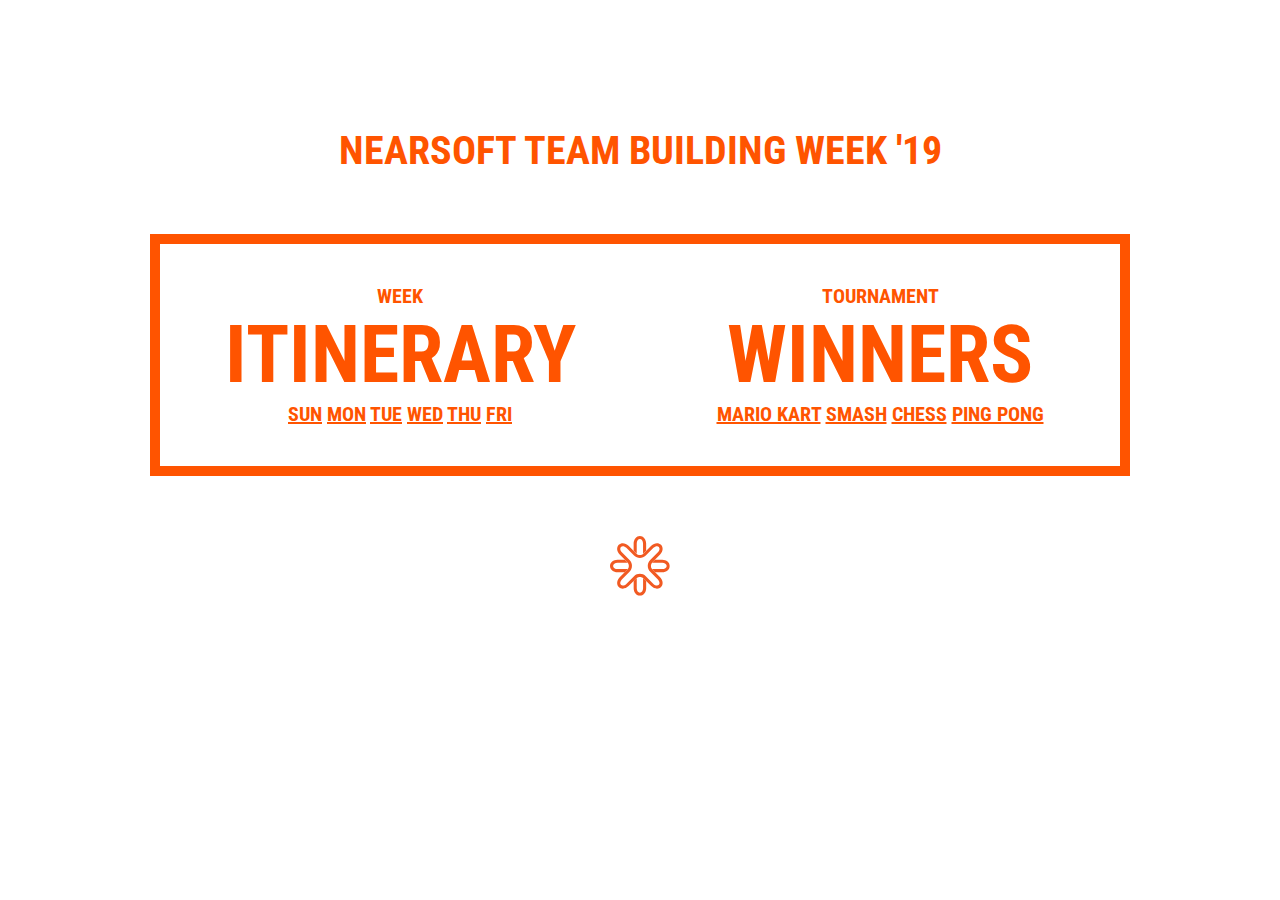
<file: index.html>
<!DOCTYPE html>
<html lang="en">

<head>
  <meta charset="UTF-8">
  <meta name="viewport" content="width=device-width, initial-scale=1.0">
  <meta http-equiv="X-UA-Compatible" content="ie=edge">
  <title>Nearsoft Team Building Week '19</title>
  <link rel="stylesheet" href="assets/style.css">
  <link rel="stylesheet" href="assets/lity.min.css">
  <style>
    html {
      --maincolor: #ff5400;
      --accentcolor: #fff;
    }
  </style>
</head>

<body>

  <h1>Nearsoft Team Building Week '19</h1>

  <div class="card main">
    <div class="text">
      <p>Week</p>
      <p class="big">Itinerary</p>
      <p>
        <a data-lity href="assets/sunday.png">Sun</a>
        <a data-lity href="assets/monday.png">Mon</a>
        <a data-lity href="assets/tuesday.png">Tue</a>
        <a data-lity href="assets/wednesday.png">Wed</a>
        <a data-lity href="assets/thursday.png">Thu</a>
        <a data-lity href="assets/friday.png">Fri</a>
      </p>
    </div>
    <div class="text">
      <p>Tournament</p>
      <p class="big">Winners</p>
      <p><a href="mariokart">Mario Kart</a> <a href="smash">Smash</a> <a href="chess">Chess</a> <a href="pingpong">Ping
          Pong</a></p>
    </div>
  </div>

  <p class="quote"><img src="assets/bug.svg" alt=""></p>
  <script src="https://code.jquery.com/jquery-3.4.1.min.js"
    integrity="sha256-CSXorXvZcTkaix6Yvo6HppcZGetbYMGWSFlBw8HfCJo=" crossorigin="anonymous"></script>
  <script src="assets/lity.min.js"></script>
</body>

</html>
</file>
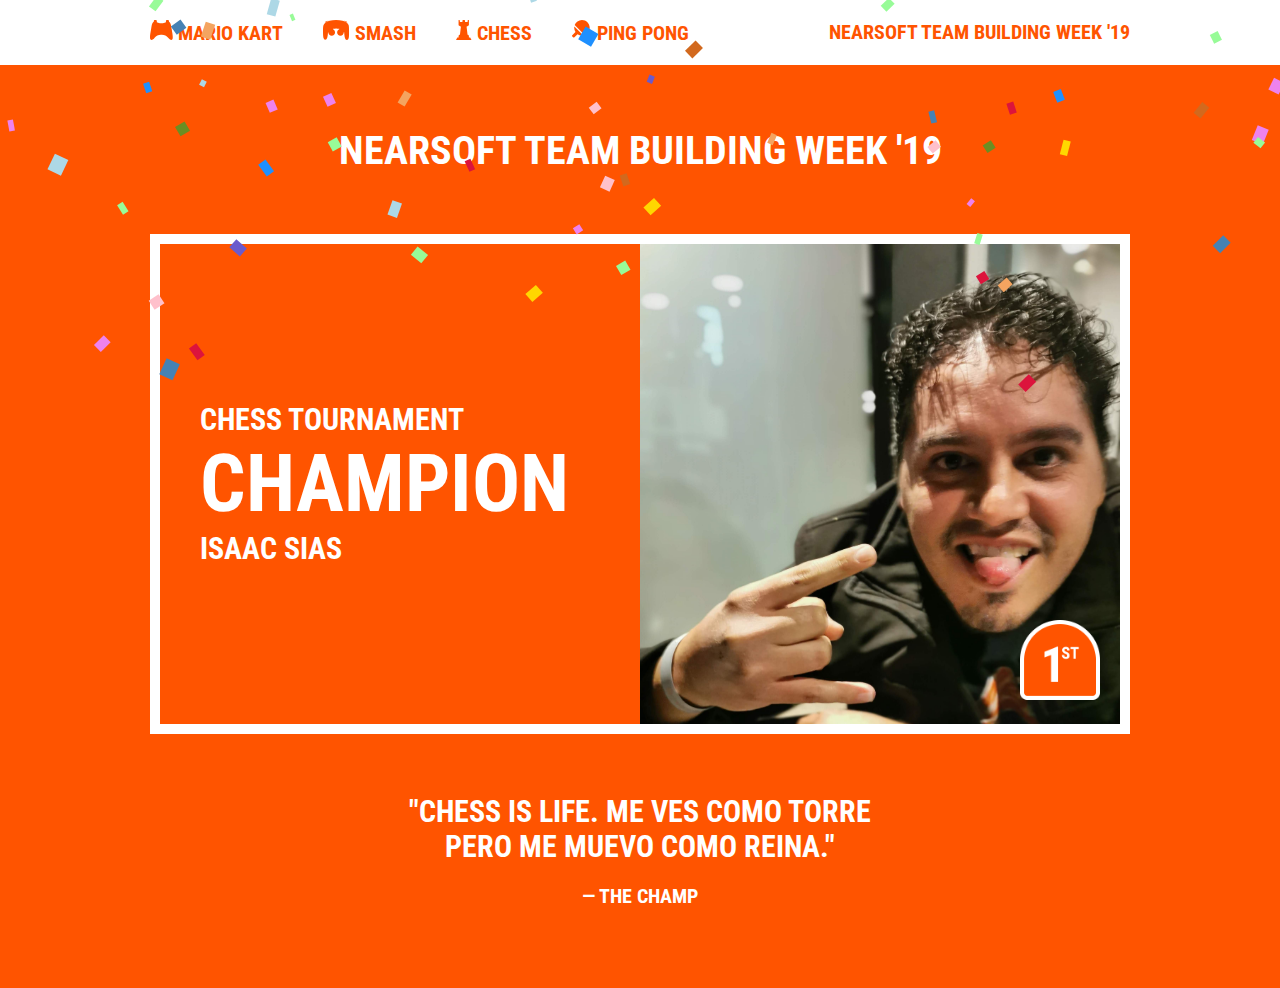
<file: chess/index.html>
<!DOCTYPE html>
<html lang="en">

<head>
  <meta charset="UTF-8">
  <meta name="viewport" content="width=device-width, initial-scale=1.0">
  <meta http-equiv="X-UA-Compatible" content="ie=edge">
  <title>Chess Champion - Nearsoft Team Building Week '19</title>
  <link rel="stylesheet" href="../assets/style.css">
</head>

<body>
  <nav>
    <ul>
      <li><a href="../mariokart/"><span><img src="../assets/icon-mk.svg" alt=""></span> Mario Kart</a></li>
      <li><a href="../smash"><span><img src="../assets/icon-smash.svg" alt=""></span> Smash</a></li>
      <li><a href="../chess"><span><img src="../assets/icon-chess.svg" alt=""></span> Chess</a></li>
      <li><a href="../pingpong"><span><img src="../assets/icon-pingpong.svg" alt=""></span> Ping Pong</a></li>
      <li><a href="../">Nearsoft Team Building Week '19</a></li>
    </ul>
  </nav>

  <a href="#" class="togglenav">
    <img src="../assets/icon-menu.svg" alt=""><img src="../assets/icon-close.svg" alt="">
  </a>

  <h1>Nearsoft Team Building Week '19</h1>

  <div class="card">
    <div class="text">
      <p>Chess Tournament</p>
      <p class="big">Champion</p>
      <p>Isaac Sias</p>
    </div>
    <p class="image">
      <img src="champ.jpg" alt="Isaac Sias">
      <img src="../assets/badge.png" alt="" class="badge">
    </p>
  </div>

  <p class="quote">"Chess is life. Me ves como torre pero me muevo como reina."</p>
  <p>&mdash; The Champ</p>
  <script src="../assets/confetti.js"></script>
  <script src="../assets/main.js"></script>
</body>

</html>
</file>
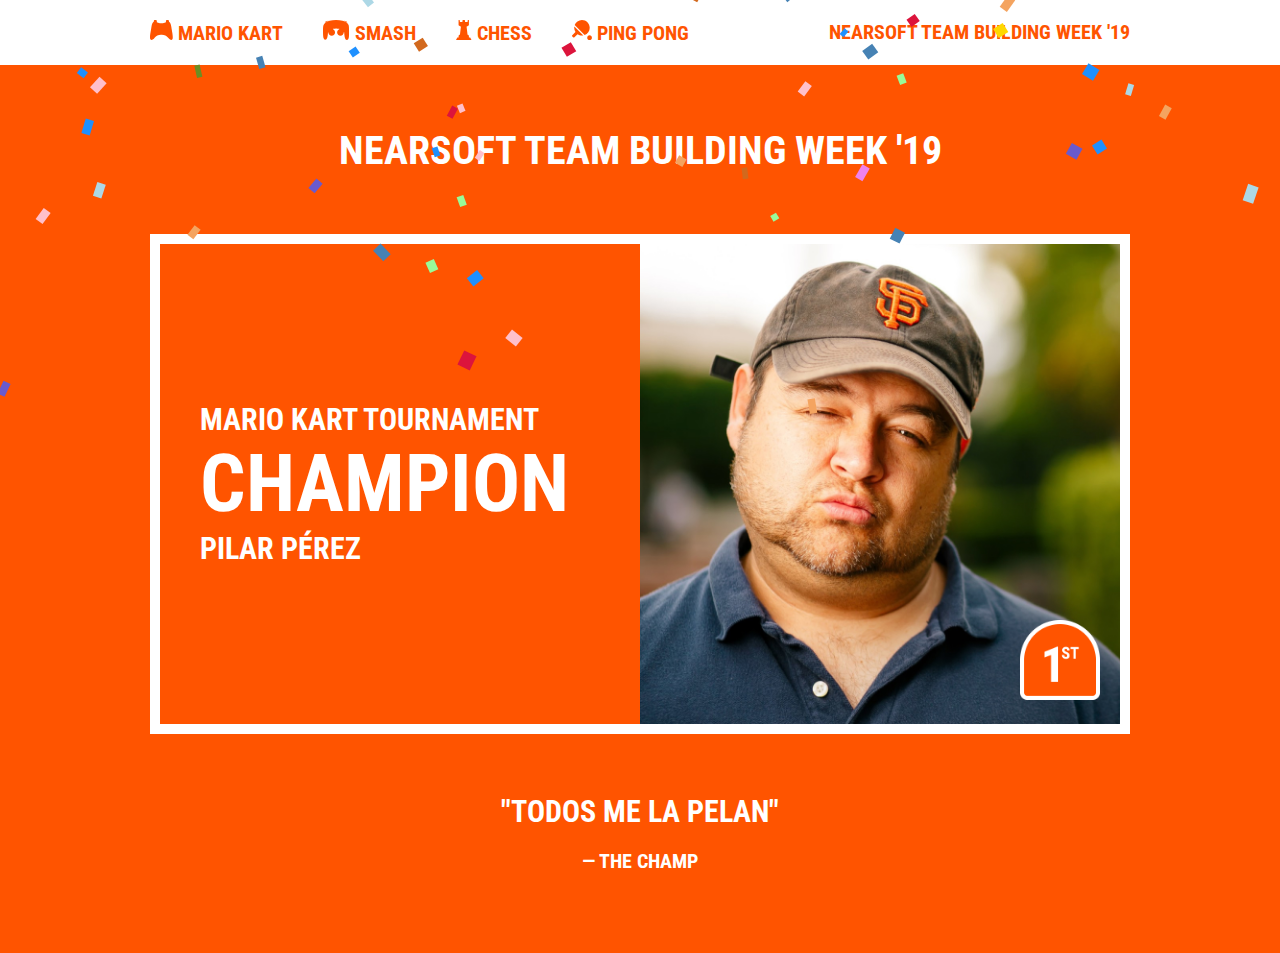
<file: mariokart/index.html>
<!DOCTYPE html>
<html lang="en">

<head>
  <meta charset="UTF-8">
  <meta name="viewport" content="width=device-width, initial-scale=1.0">
  <meta http-equiv="X-UA-Compatible" content="ie=edge">
  <title>Mario Kart Champion - Nearsoft Team Building Week '19</title>
  <link rel="stylesheet" href="../assets/style.css">
</head>

<body>
  <nav>
    <ul>
      <li><a href="../mariokart/"><span><img src="../assets/icon-mk.svg" alt=""></span> Mario Kart</a></li>
      <li><a href="../smash"><span><img src="../assets/icon-smash.svg" alt=""></span> Smash</a></li>
      <li><a href="../chess"><span><img src="../assets/icon-chess.svg" alt=""></span> Chess</a></li>
      <li><a href="../pingpong"><span><img src="../assets/icon-pingpong.svg" alt=""></span> Ping Pong</a></li>
      <li><a href="../">Nearsoft Team Building Week '19</a></li>
    </ul>
  </nav>

  <a href="#" class="togglenav">
    <img src="../assets/icon-menu.svg" alt=""><img src="../assets/icon-close.svg" alt="">
  </a>

  <h1>Nearsoft Team Building Week '19</h1>

  <div class="card">
    <div class="text">
      <p>Mario Kart Tournament</p>
      <p class="big">Champion</p>
      <p>Pilar Pérez</p>
    </div>
    <p class="image">
      <img src="champ.jpg" alt="Pilar Pérez">
      <img src="../assets/badge.png" alt="" class="badge">
    </p>
  </div>

  <p class="quote">"TODOS ME LA PELAN"</p>
  <p>&mdash; The Champ</p>
  <script src="../assets/confetti.js"></script>
  <script src="../assets/main.js"></script>
</body>

</html>
</file>
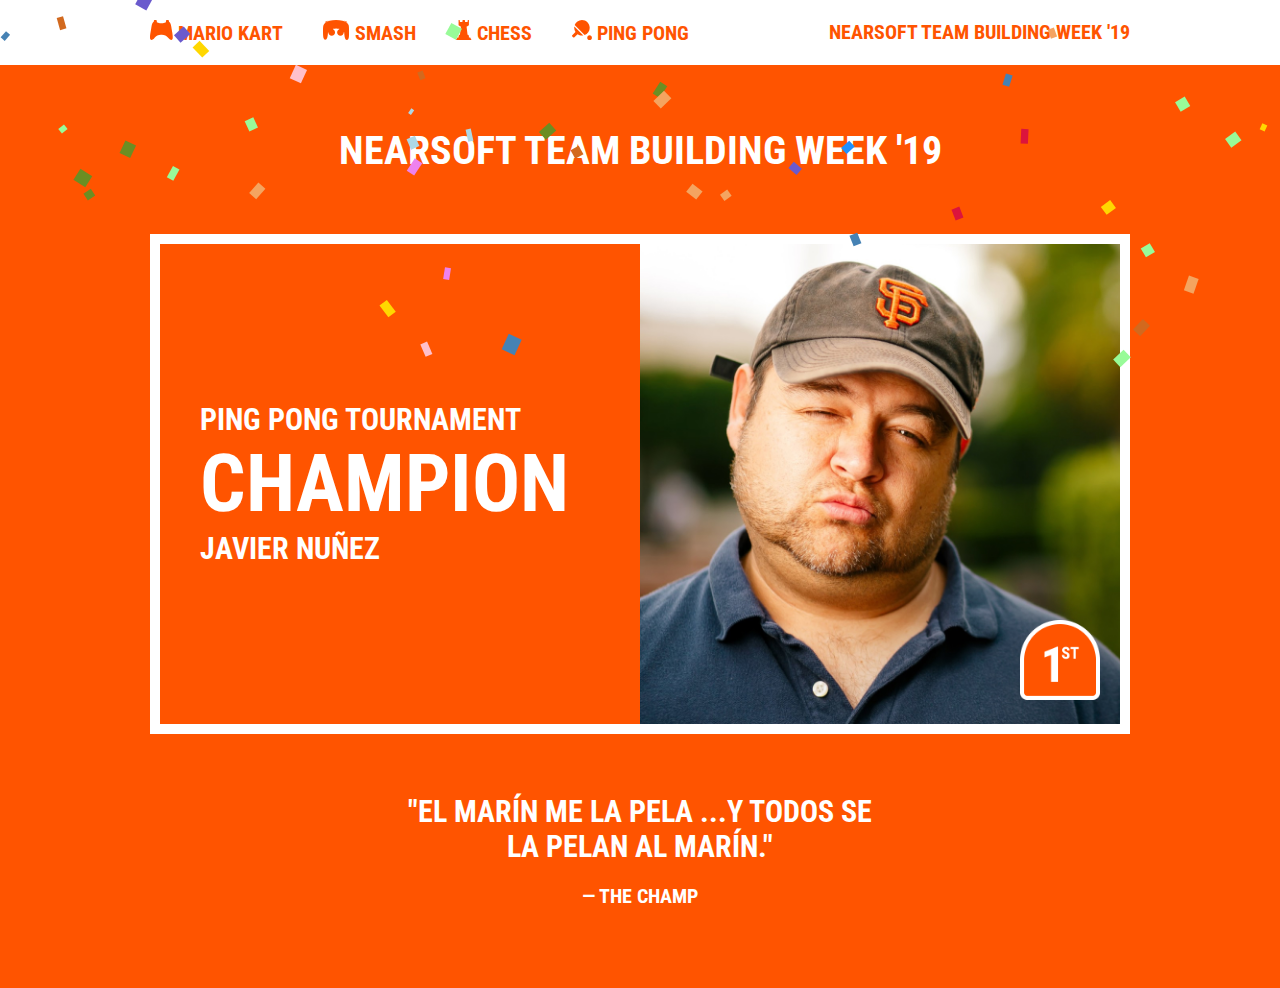
<file: pingpong/index.html>
<!DOCTYPE html>
<html lang="en">

<head>
  <meta charset="UTF-8">
  <meta name="viewport" content="width=device-width, initial-scale=1.0">
  <meta http-equiv="X-UA-Compatible" content="ie=edge">
  <title>Ping Pong Champion - Nearsoft Team Building Week '19</title>
  <link rel="stylesheet" href="../assets/style.css">
</head>

<body>
  <nav>
    <ul>
      <li><a href="../mariokart/"><span><img src="../assets/icon-mk.svg" alt=""></span> Mario Kart</a></li>
      <li><a href="../smash"><span><img src="../assets/icon-smash.svg" alt=""></span> Smash</a></li>
      <li><a href="../chess"><span><img src="../assets/icon-chess.svg" alt=""></span> Chess</a></li>
      <li><a href="../pingpong"><span><img src="../assets/icon-pingpong.svg" alt=""></span> Ping Pong</a></li>
      <li><a href="../">Nearsoft Team Building Week '19</a></li>
    </ul>
  </nav>

  <a href="#" class="togglenav">
    <img src="../assets/icon-menu.svg" alt=""><img src="../assets/icon-close.svg" alt="">
  </a>

  <h1>Nearsoft Team Building Week '19</h1>

  <div class="card">
    <div class="text">
      <p>Ping Pong Tournament</p>
      <p class="big">Champion</p>
      <p>Javier Nuñez</p>
    </div>
    <p class="image">
      <img src="champ.jpg" alt="Javier Nuñez">
      <img src="../assets/badge.png" alt="" class="badge">
    </p>
  </div>

  <p class="quote">"El Marín me la pela ...y todos se la pelan al Marín."</p>
  <p>&mdash; The Champ</p>
  <script src="../assets/confetti.js"></script>
  <script src="../assets/main.js"></script>
</body>

</html>
</file>
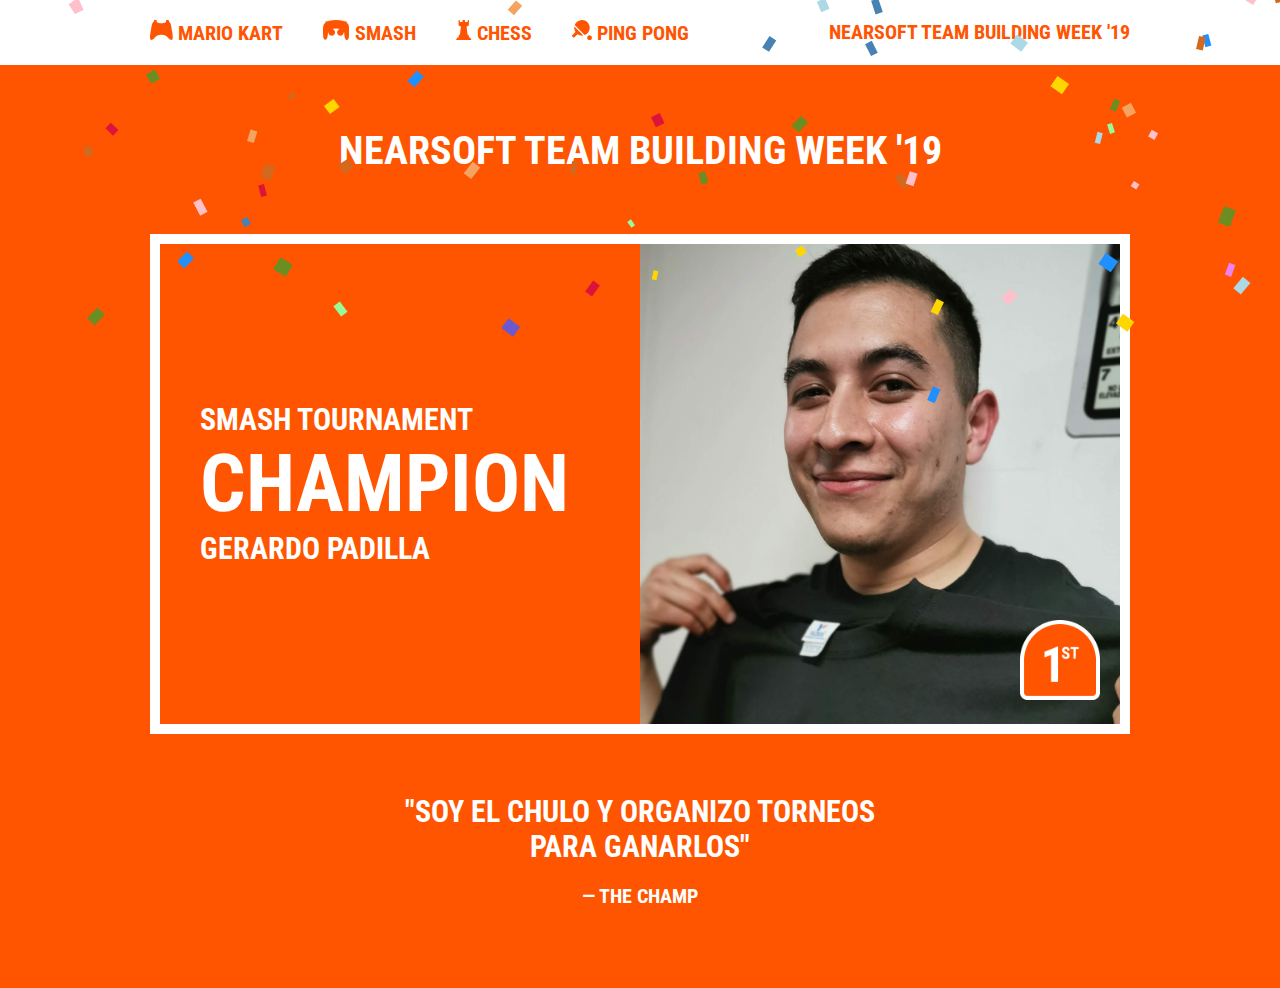
<file: smash/index.html>
<!DOCTYPE html>
<html lang="en">

<head>
  <meta charset="UTF-8">
  <meta name="viewport" content="width=device-width, initial-scale=1.0">
  <meta http-equiv="X-UA-Compatible" content="ie=edge">
  <title>Smash Champion - Nearsoft Team Building Week '19</title>
  <link rel="stylesheet" href="../assets/style.css">
</head>

<body>
  <nav>
    <ul>
      <li><a href="../mariokart/"><span><img src="../assets/icon-mk.svg" alt=""></span> Mario Kart</a></li>
      <li><a href="../smash"><span><img src="../assets/icon-smash.svg" alt=""></span> Smash</a></li>
      <li><a href="../chess"><span><img src="../assets/icon-chess.svg" alt=""></span> Chess</a></li>
      <li><a href="../pingpong"><span><img src="../assets/icon-pingpong.svg" alt=""></span> Ping Pong</a></li>
      <li><a href="../">Nearsoft Team Building Week '19</a></li>
    </ul>
  </nav>

  <a href="#" class="togglenav">
    <img src="../assets/icon-menu.svg" alt=""><img src="../assets/icon-close.svg" alt="">
  </a>

  <h1>Nearsoft Team Building Week '19</h1>

  <div class="card">
    <div class="text">
      <p>Smash Tournament</p>
      <p class="big">Champion</p>
      <p>Gerardo Padilla</p>
    </div>
    <p class="image">
      <img src="champ.jpg" alt="Gerardo Padilla">
      <img src="../assets/badge.png" alt="" class="badge">
    </p>
  </div>

  <p class="quote">"Soy el Chulo y organizo torneos para ganarlos"</p>
  <p>&mdash; The Champ</p>
  <script src="../assets/confetti.js"></script>
  <script src="../assets/main.js"></script>
</body>

</html>
</file>
<file: assets/style.css>
@import url('https://fonts.googleapis.com/css?family=Roboto+Condensed&display=swap');
* {
  box-sizing: border-box;
}

html {
  font-size: 20px;
  --maincolor: #fff;
  --accentcolor: #ff5400;
}

body {
  background: var(--accentcolor);
  color: var(--maincolor);
  font-family: "Roboto Condensed", sans-serif;
  font-weight: bold;
  margin: 0 auto;
  padding: 5rem 3rem 3rem;
  width: 100%;
  max-width: 1100px;
  text-transform: uppercase;
}

a {
  color: var(--maincolor);
}

nav {
  position: absolute;
  top: 0;
  left: 0;
  width: 100vw;
  background: var(--maincolor);
  color: var(--accentcolor);
}

nav ul {
  list-style: none;
  display: flex;
  padding: 1rem 3rem;
  width: 100%;
  max-width: 1100px;
  margin: 0 auto;
}

nav li {
  margin-right: 2rem;
}

nav li:last-child {
  margin-right: 0;
  margin-left: auto;
}

nav a {
  color: var(--accentcolor);
  text-decoration: none;
}

h1 {
  text-align: center;
}

.card {
  border: 10px solid var(--maincolor);
  display: grid;
  grid-template-columns: 1fr 1fr;
  margin: 3rem 0;
  font-size: 1.5rem;
}

.card.main {
  text-align: center;
  font-size: 1rem;
}

.card .text {
  display: flex;
  flex-direction: column;
  justify-content: center;
  padding: 2rem;
}

.card p {
  margin: 0;
}

.card .big {
  font-size: 4rem;
  margin: 0;
}

.card .image {
  margin: 0;
  position: relative;
}

.card .image img {
  width: 100%;
  height: 100%;
  display: block;
  object-fit: cover;
}

.card img.badge {
  position: absolute;
  right: 1rem;
  bottom: 1rem;
  width: 80px;
  height: auto;
}

.quote {
  text-align: center;
  font-size: 1.5rem;
  width: 50%;
  margin: 0 auto;
}

.quote+p {
  text-align: center;
}

.quote img {
  width: 60px;
  height: 60px;
}

.togglenav {
  position: absolute;
  top: 1rem;
  right: 3rem;
  z-index: 10;
  display: none;
}

#confetti-canvas {
  display: block;
  z-index: 999999;
  pointer-events: none;
  position: absolute;
  top: 0;
  left: 0;
  right: 0;
  bottom: 0;
}

@media (max-width: 1120px) {
  .card {
    display: block;
    max-width: 500px;
    margin: 3rem auto;
  }
  .card .text {
    text-align: center;
  }
}

@media (max-width: 1000px) {
  .togglenav {
    display: block;
  }
  .togglenav :last-child {
    display: none;
  }
  .showmenu .togglenav :last-child {
    display: block;
  }
  .showmenu .togglenav :first-child {
    display: none;
  }
  nav {
    display: none;
  }
  .showmenu nav {
    display: block;
  }
  nav ul {
    display: block;
  }
  nav li {
    margin-bottom: .5rem;
  }
  nav li:last-child {
    margin-top: 1.5rem;
    margin-bottom: 0;
  }
  nav li span {
    display: inline-block;
    width: 1.5rem;
    text-align: center;
  }
}

@media (max-width: 800px) {
  .card .text {
    font-size: 1rem;
  }
  .card .big {
    font-size: 3rem;
  }
  .quote {
    width: 80%;
  }
}

.lity {
  background: rgba(255, 255, 255, .95) !important;
}

.lity-content:after {
  box-shadow: none !important;
}

.lity-close {
  right: 1rem !important;
  top: 1rem !important;
  color: var(--maincolor) !important;
  font-size: 3rem !important;
  width: 3rem !important;
  height: 3rem !important;
  text-shadow: none;
}
</file>
